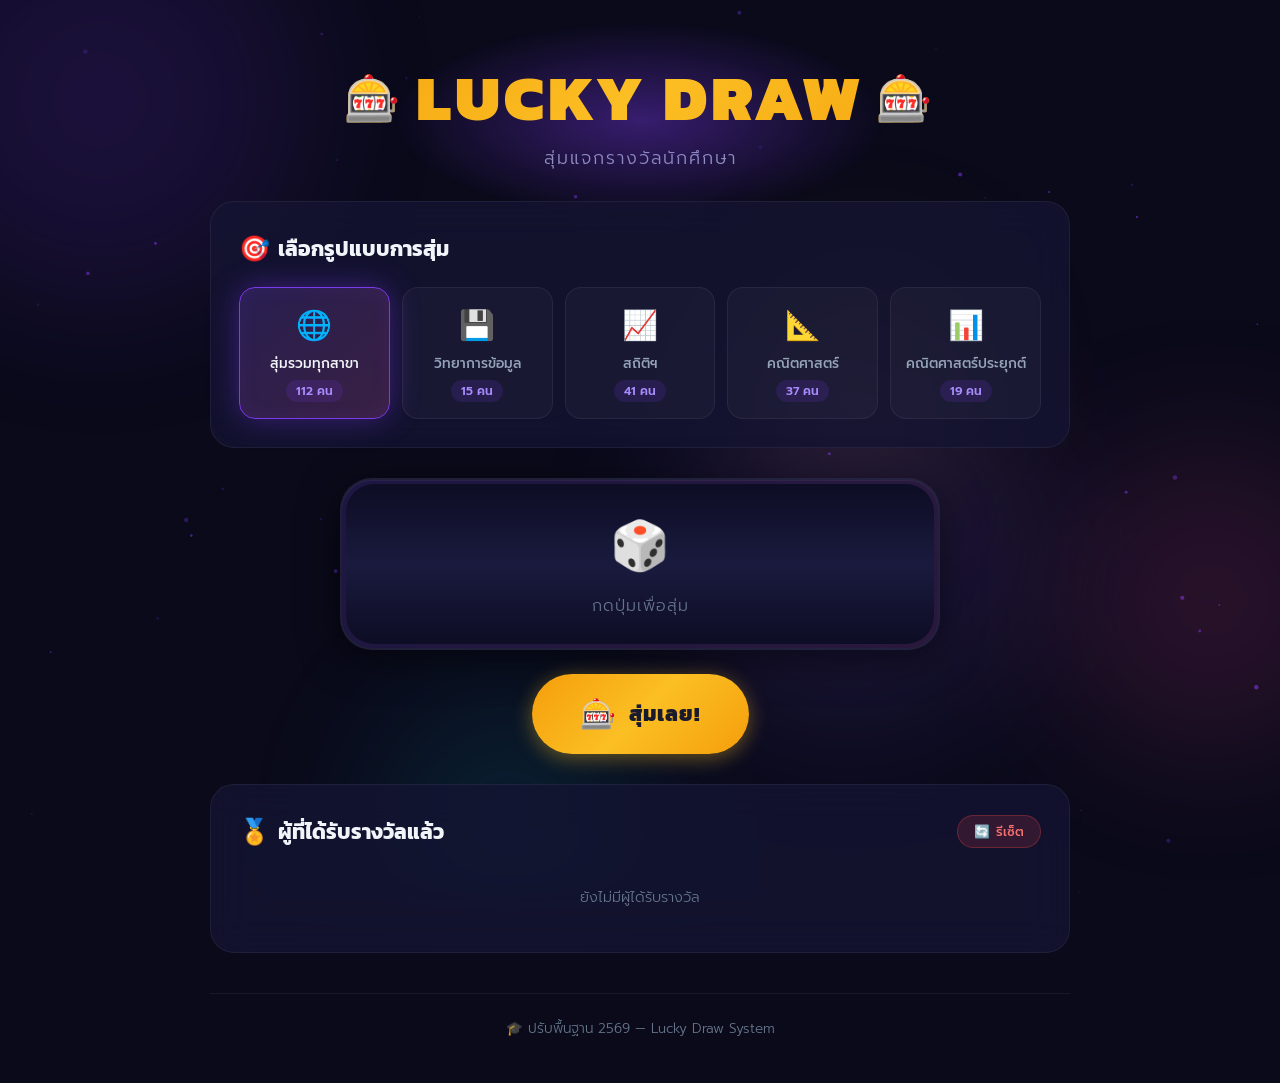
<file: index.html>
<!DOCTYPE html>
<html lang="th">
<head>
    <meta charset="UTF-8">
    <meta name="viewport" content="width=device-width, initial-scale=1.0">
    <title>สุ่มแจกรางวัล | Lucky Draw</title>
    <meta name="description" content="เว็บไซต์สุ่มแจกรางวัลนักศึกษา สาขาคณิตศาสตร์ คณิตศาสตร์ประยุกต์ วิทยาการข้อมูล สถิติและวิทยาการวิเคราะห์ข้อมูล">
    <link rel="preconnect" href="https://fonts.googleapis.com">
    <link rel="preconnect" href="https://fonts.gstatic.com" crossorigin>
    <link href="https://fonts.googleapis.com/css2?family=Prompt:wght@300;400;500;600;700;800;900&family=Kanit:wght@400;600;700;800;900&display=swap" rel="stylesheet">
    <link rel="stylesheet" href="style.css">
</head>
<body>
    <!-- Particle canvas background -->
    <canvas id="particleCanvas"></canvas>

    <!-- Floating decorations -->
    <div class="floating-shapes">
        <div class="shape shape-1"></div>
        <div class="shape shape-2"></div>
        <div class="shape shape-3"></div>
        <div class="shape shape-4"></div>
        <div class="shape shape-5"></div>
    </div>

    <div class="app-container">
        <!-- Header -->
        <header class="header">
            <div class="header-glow"></div>
            <h1 class="title">
                <span class="title-icon">🎰</span>
                <span class="title-text">LUCKY DRAW</span>
                <span class="title-icon">🎰</span>
            </h1>
            <p class="subtitle">สุ่มแจกรางวัลนักศึกษา</p>
        </header>

        <!-- Controls -->
        <section class="controls-section" id="controlsSection">
            <div class="mode-selector">
                <h2 class="section-title">
                    <span class="section-icon">🎯</span> เลือกรูปแบบการสุ่ม
                </h2>
                <div class="mode-buttons">
                    <button class="mode-btn active" id="btnAll" onclick="setMode('all')">
                        <span class="mode-icon">🌐</span>
                        <span class="mode-label">สุ่มรวมทุกสาขา</span>
                        <span class="mode-count" id="countAll">112 คน</span>
                    </button>
                    <button class="mode-btn" id="btnDS" onclick="setMode('วิทยาการข้อมูล')">
                        <span class="mode-icon">💾</span>
                        <span class="mode-label">วิทยาการข้อมูล</span>
                        <span class="mode-count" id="countDS">15 คน</span>
                    </button>
                    <button class="mode-btn" id="btnStat" onclick="setMode('สถิติและวิทยาการวิเคราะห์ข้อมูล')">
                        <span class="mode-icon">📈</span>
                        <span class="mode-label">สถิติฯ</span>
                        <span class="mode-count" id="countStat">40 คน</span>
                    </button>
                    <button class="mode-btn" id="btnMath" onclick="setMode('คณิตศาสตร์')">
                        <span class="mode-icon">📐</span>
                        <span class="mode-label">คณิตศาสตร์</span>
                        <span class="mode-count" id="countMath">37 คน</span>
                    </button>
                    <button class="mode-btn" id="btnAppMath" onclick="setMode('คณิตศาสตร์ประยุกต์')">
                        <span class="mode-icon">📊</span>
                        <span class="mode-label">คณิตศาสตร์ประยุกต์</span>
                        <span class="mode-count" id="countAppMath">20 คน</span>
                    </button>
                </div>
            </div>
        </section>

        <!-- Slot Machine Display -->
        <section class="slot-section" id="slotSection">
            <div class="slot-machine">
                <div class="slot-frame">
                    <div class="slot-display" id="slotDisplay">
                        <div class="slot-placeholder">
                            <span class="placeholder-icon">🎲</span>
                            <span class="placeholder-text">กดปุ่มเพื่อสุ่ม</span>
                        </div>
                    </div>
                </div>
                <button class="spin-btn" id="spinBtn" onclick="startSpin()">
                    <span class="spin-icon">🎰</span>
                    <span class="spin-text">สุ่มเลย!</span>
                </button>
            </div>
        </section>

        <!-- Winner Display -->
        <section class="winner-section hidden" id="winnerSection">
            <div class="winner-card">
                <div class="winner-confetti" id="winnerConfetti"></div>
                <div class="winner-badge">🏆</div>
                <h2 class="winner-title">ผู้โชคดี!</h2>
                <div class="winner-info">
                    <div class="winner-nickname" id="winnerNickname"></div>
                    <div class="winner-name" id="winnerName"></div>
                    <div class="winner-id" id="winnerId"></div>
                    <div class="winner-dept" id="winnerDept"></div>
                </div>
                <div class="winner-actions">
                    <button class="action-btn keep-btn" id="keepBtn" onclick="keepWinner()">
                        <span>✅</span> เก็บไว้ในรายชื่อ
                    </button>
                    <button class="action-btn remove-btn" id="removeBtn" onclick="removeWinner()">
                        <span>🚫</span> นำออกจากรายชื่อ
                    </button>
                </div>
            </div>
        </section>

        <!-- Removed list -->
        <section class="removed-section" id="removedSection">
            <h2 class="section-title">
                <span class="section-icon">🏅</span> ผู้ที่ได้รับรางวัลแล้ว
                <button class="reset-btn" id="resetBtn" onclick="resetAll()" title="คืนค่าทั้งหมด">
                    <span>🔄</span> รีเซ็ต
                </button>
            </h2>
            <div class="removed-list" id="removedList">
                <div class="empty-removed">ยังไม่มีผู้ได้รับรางวัล</div>
            </div>
        </section>

        <!-- Footer -->
        <footer class="footer">
            <p>🎓 ปรับพื้นฐาน 2569 — Lucky Draw System</p>
        </footer>
    </div>

    <script src="app.js"></script>
</body>
</html>
</file>
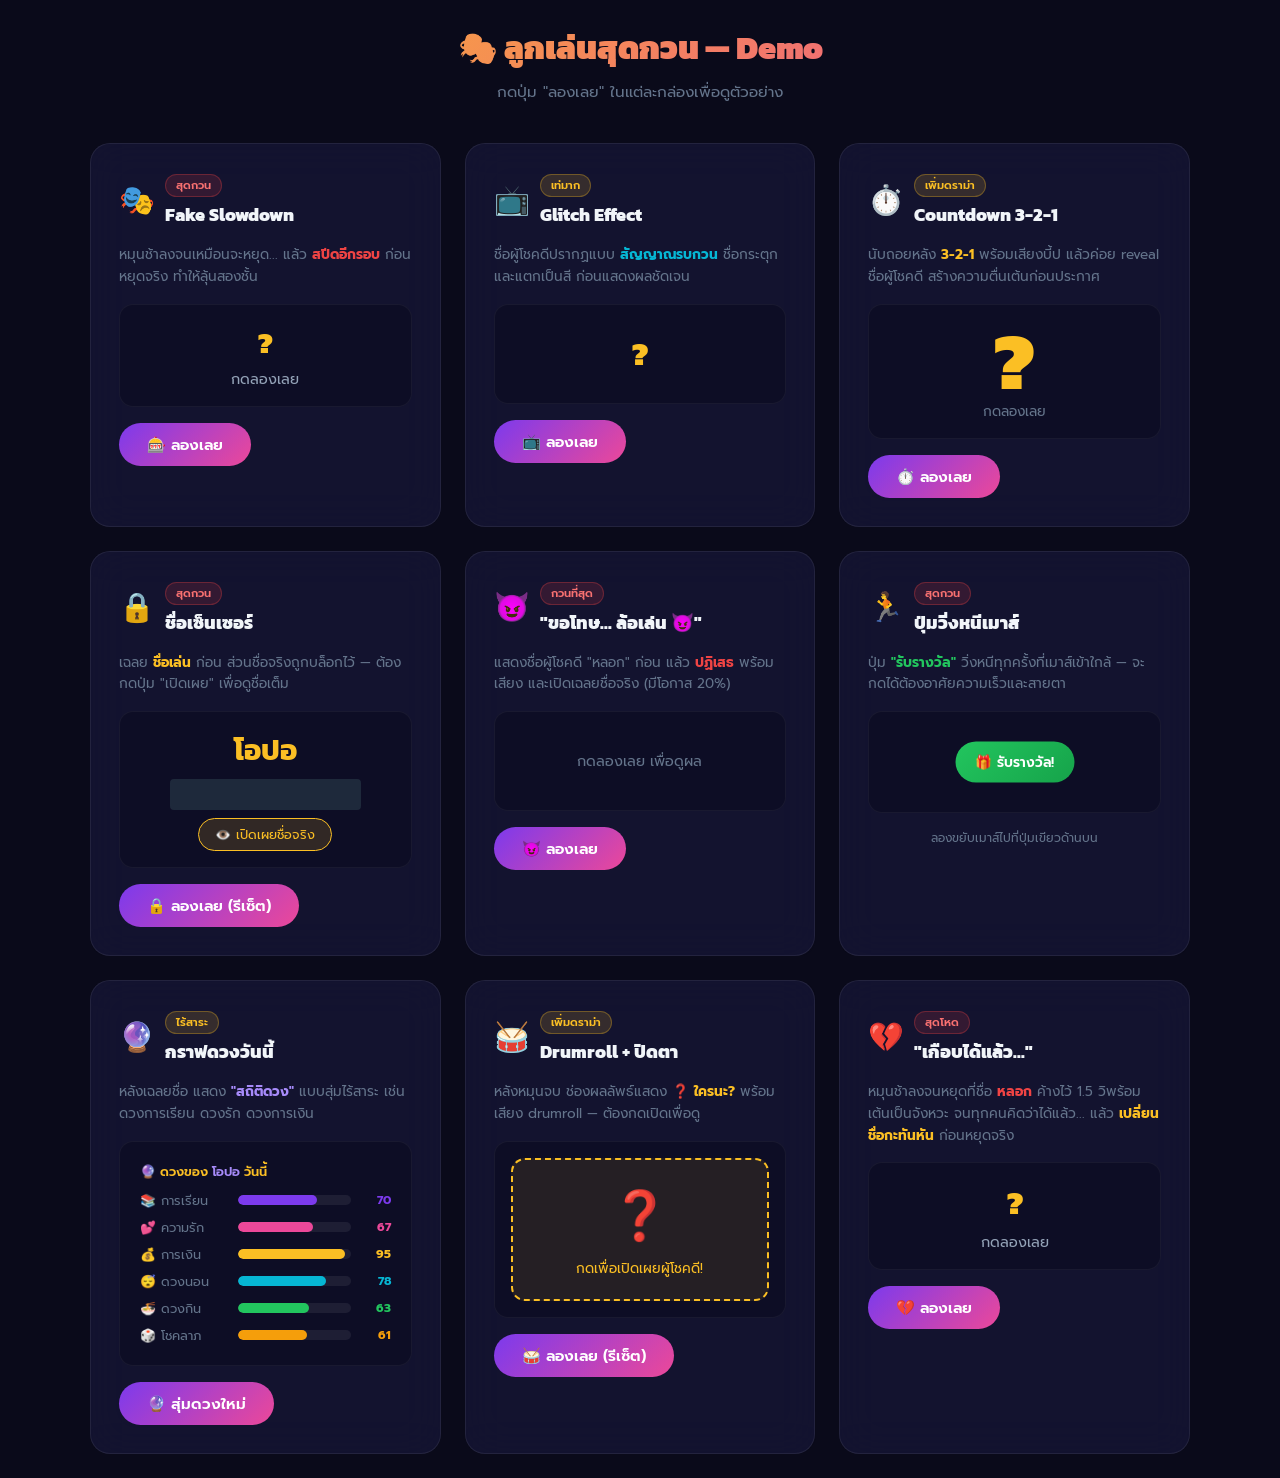
<file: demo_gimmicks.html>
<!DOCTYPE html>
<html lang="th">
<head>
    <meta charset="UTF-8">
    <meta name="viewport" content="width=device-width, initial-scale=1.0">
    <title>Gimmick Demo — ลองแต่ละไอเดีย</title>
    <link href="https://fonts.googleapis.com/css2?family=Prompt:wght@300;400;600;700;800;900&family=Kanit:wght@700;800;900&display=swap" rel="stylesheet">
    <style>
        :root {
            --bg: #0a0a1a;
            --card: rgba(20,20,50,0.9);
            --gold: #fbbf24;
            --purple: #7c3aed;
            --pink: #ec4899;
            --cyan: #06b6d4;
            --green: #22c55e;
            --red: #ef4444;
            --text: #f1f5f9;
            --muted: #64748b;
        }
        * { margin:0; padding:0; box-sizing:border-box; }
        body {
            font-family: 'Prompt', sans-serif;
            background: var(--bg);
            color: var(--text);
            padding: 24px;
        }
        h1 {
            font-family: 'Kanit', sans-serif;
            font-size: 2rem;
            font-weight: 900;
            text-align: center;
            background: linear-gradient(135deg, #fbbf24, #ec4899);
            -webkit-background-clip: text;
            -webkit-text-fill-color: transparent;
            background-clip: text;
            margin-bottom: 8px;
        }
        .subtitle { text-align: center; color: var(--muted); margin-bottom: 40px; font-size: 0.95rem; }
        .grid {
            display: grid;
            grid-template-columns: repeat(auto-fit, minmax(320px, 1fr));
            gap: 24px;
            max-width: 1100px;
            margin: 0 auto;
        }
        .card {
            background: var(--card);
            border: 1px solid rgba(255,255,255,0.07);
            border-radius: 20px;
            padding: 28px;
            display: flex;
            flex-direction: column;
            gap: 16px;
            backdrop-filter: blur(20px);
        }
        .card-header { display: flex; align-items: center; gap: 10px; }
        .card-emoji { font-size: 1.8rem; }
        .card-title { font-family: 'Kanit', sans-serif; font-size: 1.15rem; font-weight: 800; }
        .card-desc { font-size: 0.85rem; color: var(--muted); line-height: 1.6; }
        .preview {
            background: #0d0d25;
            border-radius: 14px;
            min-height: 100px;
            display: flex;
            align-items: center;
            justify-content: center;
            padding: 16px;
            position: relative;
            overflow: hidden;
            border: 1px solid rgba(255,255,255,0.05);
        }
        .try-btn {
            background: linear-gradient(135deg, var(--purple), var(--pink));
            border: none;
            border-radius: 999px;
            color: white;
            font-family: 'Prompt', sans-serif;
            font-size: 0.95rem;
            font-weight: 600;
            padding: 10px 28px;
            cursor: pointer;
            transition: all 0.2s;
            align-self: flex-start;
        }
        .try-btn:hover { transform: translateY(-2px); opacity: 0.9; }
        .try-btn:active { transform: scale(0.97); }
        .slot-text {
            font-family: 'Kanit', sans-serif;
            font-weight: 900;
            font-size: 1.8rem;
            color: var(--gold);
            text-align: center;
        }
        .slot-subtext { font-size: 0.9rem; color: #94a3b8; text-align: center; margin-top: 4px; }
        @keyframes glitch {
            0%   { clip-path: inset(40% 0 61% 0); transform: translate(-4px, 0); }
            20%  { clip-path: inset(92% 0 1% 0);  transform: translate(4px, 0); }
            40%  { clip-path: inset(43% 0 1% 0);  transform: translate(-4px, 0); }
            60%  { clip-path: inset(25% 0 58% 0); transform: translate(4px, 0); }
            80%  { clip-path: inset(54% 0 7% 0);  transform: translate(-4px, 0); }
            100% { clip-path: inset(58% 0 43% 0); transform: translate(0, 0); }
        }
        .glitch-wrap { position: relative; display: inline-block; text-align: center; }
        .glitch-main { font-family: 'Kanit', sans-serif; font-size: 2rem; font-weight: 900; color: var(--gold); }
        .glitch-clone {
            position: absolute; top: 0; left: 0; width: 100%;
            color: var(--cyan); font-family: 'Kanit', sans-serif; font-size: 2rem; font-weight: 900; opacity: 0;
        }
        .glitch-clone2 {
            position: absolute; top: 0; left: 0; width: 100%;
            color: var(--pink); font-family: 'Kanit', sans-serif; font-size: 2rem; font-weight: 900; opacity: 0;
        }
        .glitch-active .glitch-clone { animation: glitch 0.3s infinite; opacity: 0.6; }
        .glitch-active .glitch-clone2 { animation: glitch 0.3s infinite reverse; opacity: 0.4; }
        .countdown-display {
            font-family: 'Kanit', sans-serif; font-size: 5rem; font-weight: 900; text-align: center; line-height: 1;
        }
        .countdown-label { font-size: 0.85rem; color: var(--muted); text-align: center; }
        @keyframes popIn {
            0% { transform: scale(2); opacity: 0; }
            50% { transform: scale(0.9); opacity: 1; }
            100% { transform: scale(1); opacity: 1; }
        }
        .pop { animation: popIn 0.4s cubic-bezier(0.34, 1.56, 0.64, 1); }
        .censor-name { font-family: 'Kanit', sans-serif; font-size: 1.3rem; font-weight: 700; color: var(--text); text-align: center; }
        .censor-bar {
            background: #1e293b; border-radius: 4px; color: transparent;
            user-select: none; cursor: default; display: inline-block; transition: all 0.5s ease;
        }
        .censor-bar.revealed { background: transparent; color: var(--gold); }
        .reveal-btn-small {
            background: rgba(251,191,36,0.15); border: 1px solid var(--gold); border-radius: 999px;
            color: var(--gold); font-family: 'Prompt', sans-serif; font-size: 0.8rem;
            padding: 6px 16px; cursor: pointer; transition: all 0.2s; margin-top: 8px;
        }
        .reveal-btn-small:hover { background: rgba(251,191,36,0.25); }
        .fake-announcement { font-family: 'Kanit', sans-serif; font-size: 1.5rem; font-weight: 800; text-align: center; }
        .real-name-reveal {
            font-family: 'Kanit', sans-serif; font-size: 2rem; font-weight: 900;
            color: var(--gold); text-align: center; display: none;
        }
        .running-area { position: relative; width: 100%; height: 100px; }
        .run-btn {
            position: absolute;
            background: linear-gradient(135deg, #22c55e, #16a34a);
            border: none; border-radius: 999px; color: white;
            font-family: 'Prompt', sans-serif; font-size: 0.85rem; font-weight: 600;
            padding: 10px 20px; cursor: pointer;
            transition: transform 0.15s cubic-bezier(0.34, 1.56, 0.64, 1);
            white-space: nowrap; top: 50%; left: 50%; transform: translate(-50%, -50%);
        }
        .luck-grid { display: flex; flex-direction: column; gap: 8px; width: 100%; }
        .luck-row { display: flex; align-items: center; gap: 8px; }
        .luck-label { font-size: 0.8rem; color: var(--muted); width: 90px; flex-shrink: 0; }
        .luck-bar-wrap { flex: 1; height: 10px; background: rgba(255,255,255,0.07); border-radius: 999px; overflow: hidden; }
        .luck-bar-fill { height: 100%; border-radius: 999px; width: 0%; transition: width 1s cubic-bezier(0.34, 1.56, 0.64, 1); }
        .luck-val { font-size: 0.75rem; font-weight: 700; width: 32px; text-align: right; }
        .badge { display: inline-block; font-size: 0.7rem; font-weight: 600; padding: 2px 10px; border-radius: 999px; margin-bottom: 4px; }
        .badge-troll { background: rgba(239,68,68,0.15); color: #f87171; border: 1px solid rgba(239,68,68,0.3); }
        .badge-fun { background: rgba(251,191,36,0.15); color: var(--gold); border: 1px solid rgba(251,191,36,0.3); }
    </style>
</head>
<body>

<h1>🎭 ลูกเล่นสุดกวน — Demo</h1>
<p class="subtitle">กดปุ่ม "ลองเลย" ในแต่ละกล่องเพื่อดูตัวอย่าง</p>

<div class="grid">

    <!-- DEMO 1: Fake Slowdown -->
    <div class="card">
        <div class="card-header">
            <span class="card-emoji">🎭</span>
            <div>
                <div class="badge badge-troll">สุดกวน</div>
                <div class="card-title">Fake Slowdown</div>
            </div>
        </div>
        <p class="card-desc">หมุนช้าลงจนเหมือนจะหยุด... แล้ว <strong style="color:#ef4444">สปีดอีกรอบ</strong> ก่อนหยุดจริง ทำให้ลุ้นสองชั้น</p>
        <div class="preview">
            <div style="text-align:center">
                <div class="slot-text" id="d1name">?</div>
                <div class="slot-subtext" id="d1sub">กดลองเลย</div>
            </div>
        </div>
        <button class="try-btn" onclick="demoFakeSlowdown()">🎰 ลองเลย</button>
    </div>

    <!-- DEMO 2: Glitch -->
    <div class="card">
        <div class="card-header">
            <span class="card-emoji">📺</span>
            <div>
                <div class="badge badge-fun">เท่มาก</div>
                <div class="card-title">Glitch Effect</div>
            </div>
        </div>
        <p class="card-desc">ชื่อผู้โชคดีปรากฏแบบ <strong style="color:#06b6d4">สัญญาณรบกวน</strong> ชื่อกระตุกและแตกเป็นสี ก่อนแสดงผลชัดเจน</p>
        <div class="preview">
            <div class="glitch-wrap" id="glitchWrap">
                <div class="glitch-main" id="glitchMain">?</div>
                <div class="glitch-clone" id="glitchC1">?</div>
                <div class="glitch-clone2" id="glitchC2">?</div>
            </div>
        </div>
        <button class="try-btn" onclick="demoGlitch()">📺 ลองเลย</button>
    </div>

    <!-- DEMO 3: Countdown -->
    <div class="card">
        <div class="card-header">
            <span class="card-emoji">⏱️</span>
            <div>
                <div class="badge badge-fun">เพิ่มดราม่า</div>
                <div class="card-title">Countdown 3-2-1</div>
            </div>
        </div>
        <p class="card-desc">นับถอยหลัง <strong style="color:#fbbf24">3-2-1</strong> พร้อมเสียงบี้ป แล้วค่อย reveal ชื่อผู้โชคดี สร้างความตื่นเต้นก่อนประกาศ</p>
        <div class="preview">
            <div style="text-align:center">
                <div class="countdown-display" id="d3num" style="color:var(--gold)">?</div>
                <div class="countdown-label" id="d3label">กดลองเลย</div>
            </div>
        </div>
        <button class="try-btn" onclick="demoCountdown()">⏱️ ลองเลย</button>
    </div>

    <!-- DEMO 4: Censored -->
    <div class="card">
        <div class="card-header">
            <span class="card-emoji">🔒</span>
            <div>
                <div class="badge badge-troll">สุดกวน</div>
                <div class="card-title">ชื่อเซ็นเซอร์</div>
            </div>
        </div>
        <p class="card-desc">เฉลย <strong style="color:#fbbf24">ชื่อเล่น</strong> ก่อน ส่วนชื่อจริงถูกบล็อกไว้ — ต้องกดปุ่ม "เปิดเผย" เพื่อดูชื่อเต็ม</p>
        <div class="preview">
            <div style="text-align:center">
                <div class="censor-name" style="font-size:1.8rem; color:var(--gold); margin-bottom:8px">โอปอ</div>
                <div class="censor-name">
                    <span class="censor-bar" id="censorBar">นางสาวมาริสา จางวาง</span>
                </div>
                <button class="reveal-btn-small" id="revealSmallBtn" onclick="revealCensor()">👁️ เปิดเผยชื่อจริง</button>
            </div>
        </div>
        <button class="try-btn" onclick="resetCensor()">🔒 ลองเลย (รีเซ็ต)</button>
    </div>

    <!-- DEMO 5: Fake Result -->
    <div class="card">
        <div class="card-header">
            <span class="card-emoji">😈</span>
            <div>
                <div class="badge badge-troll">กวนที่สุด</div>
                <div class="card-title">"ขอโทษ... ล้อเล่น 😈"</div>
            </div>
        </div>
        <p class="card-desc">แสดงชื่อผู้โชคดี "หลอก" ก่อน แล้ว <strong style="color:#ef4444">ปฏิเสธ</strong> พร้อมเสียง และเปิดเฉลยชื่อจริง (มีโอกาส 20%)</p>
        <div class="preview">
            <div style="text-align:center; width:100%">
                <div class="fake-announcement" id="d5fake" style="color:#f87171; display:none"></div>
                <div class="real-name-reveal" id="d5real"></div>
                <div id="d5placeholder" style="color:var(--muted); font-size:0.9rem">กดลองเลย เพื่อดูผล</div>
            </div>
        </div>
        <button class="try-btn" onclick="demoFakeResult()">😈 ลองเลย</button>
    </div>

    <!-- DEMO 6: Running Button -->
    <div class="card">
        <div class="card-header">
            <span class="card-emoji">🏃</span>
            <div>
                <div class="badge badge-troll">สุดกวน</div>
                <div class="card-title">ปุ่มวิ่งหนีเมาส์</div>
            </div>
        </div>
        <p class="card-desc">ปุ่ม <strong style="color:#22c55e">"รับรางวัล"</strong> วิ่งหนีทุกครั้งที่เมาส์เข้าใกล้ — จะกดได้ต้องอาศัยความเร็วและสายตา</p>
        <div class="preview" id="runPreview" style="padding:0">
            <div class="running-area" id="runningArea">
                <button class="run-btn" id="runBtn" onmouseover="runAway(event)">
                    🎁 รับรางวัล!
                </button>
            </div>
        </div>
        <p style="font-size:0.75rem; color:var(--muted); text-align:center">ลองขยับเมาส์ไปที่ปุ่มเขียวด้านบน</p>
    </div>

    <!-- DEMO 7: Luck Stats -->
    <div class="card">
        <div class="card-header">
            <span class="card-emoji">🔮</span>
            <div>
                <div class="badge badge-fun">ไร้สาระ</div>
                <div class="card-title">กราฟดวงวันนี้</div>
            </div>
        </div>
        <p class="card-desc">หลังเฉลยชื่อ แสดง <strong style="color:#a78bfa">"สถิติดวง"</strong> แบบสุ่มไร้สาระ เช่น ดวงการเรียน ดวงรัก ดวงการเงิน</p>
        <div class="preview" style="flex-direction:column; align-items:flex-start; padding:20px">
            <div style="font-size:0.8rem; color:var(--gold); margin-bottom:10px; font-weight:600">🔮 ดวงของ <span style="color:#a78bfa">โอปอ</span> วันนี้</div>
            <div class="luck-grid" id="luckGrid"></div>
        </div>
        <button class="try-btn" onclick="demoLuck()">🔮 สุ่มดวงใหม่</button>
    </div>

    <!-- DEMO 8: Drumroll -->
    <div class="card">
        <div class="card-header">
            <span class="card-emoji">🥁</span>
            <div>
                <div class="badge badge-fun">เพิ่มดราม่า</div>
                <div class="card-title">Drumroll + ปิดตา</div>
            </div>
        </div>
        <p class="card-desc">หลังหมุนจบ ช่องผลลัพธ์แสดง <strong style="color:#fbbf24">❓ ใครนะ?</strong> พร้อมเสียง drumroll — ต้องกดเปิดเพื่อดู</p>
        <div class="preview" style="flex-direction:column; gap:12px">
            <div id="d8cover" style="
                width:100%; background:rgba(251,191,36,0.1); border:2px dashed var(--gold);
                border-radius:14px; padding:20px; text-align:center; cursor:pointer
            " onclick="demoRevealDrum()">
                <div style="font-size:3rem">❓</div>
                <div style="font-size:0.85rem; color:var(--gold); margin-top:6px">กดเพื่อเปิดเผยผู้โชคดี!</div>
            </div>
            <div id="d8result" style="display:none; text-align:center">
                <div style="font-family:'Kanit',sans-serif; font-size:2rem; font-weight:900; color:var(--gold)">โอปอ 🏆</div>
                <div style="color:#94a3b8; font-size:0.9rem">นางสาวมาริสา จางวาง</div>
            </div>
        </div>
        <button class="try-btn" onclick="resetDrum()">🥁 ลองเลย (รีเซ็ต)</button>
    </div>

    <!-- DEMO 9: เกือบได้แล้ว -->
    <div class="card">
        <div class="card-header">
            <span class="card-emoji">💔</span>
            <div>
                <div class="badge badge-troll">สุดโหด</div>
                <div class="card-title">"เกือบได้แล้ว..."</div>
            </div>
        </div>
        <p class="card-desc">หมุนช้าลงจนหยุดที่ชื่อ <strong style="color:#ef4444">หลอก</strong> ค้างไว้ 1.5 วิพร้อมเต้นเป็นจังหวะ จนทุกคนคิดว่าได้แล้ว... แล้ว <strong style="color:#fbbf24">เปลี่ยนชื่อกะทันหัน</strong> ก่อนหยุดจริง</p>
        <div class="preview">
            <div style="text-align:center; width:100%">
                <div class="slot-text" id="d9name" style="font-size:2rem">?</div>
                <div class="slot-subtext" id="d9sub">กดลองเลย</div>
                <div id="d9heart" style="font-size:1.5rem; margin-top:4px; display:none">💓</div>
            </div>
        </div>
        <button class="try-btn" onclick="demoAlmostGot()">💔 ลองเลย</button>
    </div>

</div>

<script>
let audioCtx = null;
function getCtx() {
    if (!audioCtx) audioCtx = new (window.AudioContext || window.webkitAudioContext)();
    return audioCtx;
}
function beep(freq, dur, vol, type, delay) {
    freq = freq||880; dur = dur||0.08; vol = vol||0.15; type = type||'square'; delay = delay||0;
    try {
        const ctx = getCtx();
        const osc = ctx.createOscillator();
        const gain = ctx.createGain();
        osc.connect(gain); gain.connect(ctx.destination);
        osc.type = type;
        osc.frequency.setValueAtTime(freq, ctx.currentTime + delay);
        gain.gain.setValueAtTime(vol, ctx.currentTime + delay);
        gain.gain.exponentialRampToValueAtTime(0.001, ctx.currentTime + delay + dur);
        osc.start(ctx.currentTime + delay);
        osc.stop(ctx.currentTime + delay + dur + 0.01);
    } catch(e) {}
}
function playWin() { [523.25, 659.25, 783.99, 1046.5].forEach((f,i) => beep(f, 0.3, 0.2, 'sine', i*0.12)); }
function playFail() { [400, 300, 200].forEach((f,i) => beep(f, 0.15, 0.2, 'sawtooth', i*0.12)); }
function playDrum() {
    for (let i = 0; i < 18; i++) {
        const rate = i < 8 ? 0.12 : (i < 13 ? 0.08 : 0.05);
        beep(80 + Math.random()*120, 0.06, 0.15, 'sawtooth', i*rate);
    }
}

const NAMES = ['โอปอ', 'แบม', 'ปิง', 'เปรม', 'มิวสิค', 'ข้าวฟ่าง', 'บิว', 'เจมส์', 'ฟาง', 'แมน'];

// DEMO 1: FAKE SLOWDOWN
let d1running = false;
function demoFakeSlowdown() {
    if (d1running) return;
    d1running = true;
    const el = document.getElementById('d1name');
    const sub = document.getElementById('d1sub');
    el.style.color = '#f1f5f9';
    sub.textContent = 'กำลังสุ่ม...';

    let i = 0, interval = 60;
    function phase1() {
        el.textContent = NAMES[Math.floor(Math.random()*NAMES.length)];
        beep(600+Math.random()*200, 0.03, 0.08);
        if (++i < 18) setTimeout(phase1, interval);
        else { i = 0; interval = 150; setTimeout(phase2, 100); }
    }
    function phase2() {
        el.textContent = NAMES[Math.floor(Math.random()*NAMES.length)];
        beep(400+(20-i)*15, 0.05, 0.1);
        interval += 35;
        if (++i < 7) setTimeout(phase2, interval);
        else {
            sub.textContent = '... เกือบแล้ว!';
            setTimeout(() => {
                sub.textContent = '😱 ยังไม่หยุด!!';
                beep(150, 0.2, 0.2, 'sawtooth');
                i = 0; interval = 55;
                setTimeout(phase3, 300);
            }, 700);
        }
    }
    function phase3() {
        el.textContent = NAMES[Math.floor(Math.random()*NAMES.length)];
        beep(500+Math.random()*200, 0.03, 0.08);
        interval += 25;
        if (++i < 14) setTimeout(phase3, interval);
        else {
            el.textContent = 'โอปอ';
            el.style.color = '#fbbf24';
            sub.textContent = '🎉 ผู้โชคดี!';
            playWin();
            d1running = false;
        }
    }
    phase1();
}

// DEMO 2: GLITCH
function demoGlitch() {
    const wrap = document.getElementById('glitchWrap');
    const main = document.getElementById('glitchMain');
    const c1 = document.getElementById('glitchC1');
    const c2 = document.getElementById('glitchC2');
    const name = 'โอปอ';
    [main,c1,c2].forEach(el => { el.textContent = '???'; });
    wrap.classList.remove('glitch-active');
    main.style.color = '#fff';
    beep(200, 0.3, 0.15, 'sawtooth');
    setTimeout(() => {
        [main,c1,c2].forEach(el => el.textContent = name);
        wrap.classList.add('glitch-active');
        let elapsed = 0;
        const chars = '!@#$%กขคงจ01';
        const intv = setInterval(() => {
            elapsed += 50;
            main.textContent = Math.random() > 0.4 ? name :
                name.split('').map(c => Math.random() > 0.7 ? chars[Math.floor(Math.random()*chars.length)] : c).join('');
            beep(150+Math.random()*300, 0.02, 0.05, 'sawtooth');
            if (elapsed >= 1200) {
                clearInterval(intv);
                wrap.classList.remove('glitch-active');
                main.textContent = name;
                main.style.color = '#fbbf24';
                playWin();
            }
        }, 50);
    }, 400);
}

// DEMO 3: COUNTDOWN
let d3running = false;
function demoCountdown() {
    if (d3running) return;
    d3running = true;
    const el = document.getElementById('d3num');
    const label = document.getElementById('d3label');
    const counts = [3, 2, 1, '🎉'];
    const colors = ['#ef4444', '#fbbf24', '#22c55e', '#fbbf24'];
    let i = 0;
    function tick() {
        el.textContent = counts[i];
        el.style.color = colors[i];
        el.classList.remove('pop');
        void el.offsetWidth;
        el.classList.add('pop');
        if (counts[i] === '🎉') {
            label.textContent = 'ผู้โชคดีคือ... โอปอ! 🏆';
            playWin();
            d3running = false;
        } else {
            beep(i === 2 ? 1200 : 880, 0.1, 0.2, 'sine');
            label.textContent = 'เตรียมพร้อม...';
            i++;
            setTimeout(tick, 900);
        }
    }
    tick();
}

// DEMO 4: CENSORED
function revealCensor() {
    document.getElementById('censorBar').classList.add('revealed');
    document.getElementById('revealSmallBtn').style.display = 'none';
    playWin();
}
function resetCensor() {
    document.getElementById('censorBar').classList.remove('revealed');
    document.getElementById('revealSmallBtn').style.display = 'inline-block';
    beep(440, 0.1);
}

// DEMO 5: FAKE RESULT
let d5running = false;
function demoFakeResult() {
    if (d5running) return;
    d5running = true;
    const fake = document.getElementById('d5fake');
    const real = document.getElementById('d5real');
    const ph = document.getElementById('d5placeholder');
    ph.style.display = 'none';
    fake.style.display = 'none';
    real.style.display = 'none';
    const fakeNames = ['เปรม','แบม','มิวสิค','บิว','ปิง'];
    const fn = fakeNames[Math.floor(Math.random()*fakeNames.length)];
    fake.textContent = '🎉 ผู้โชคดีคือ... ' + fn + '!';
    fake.style.display = 'block';
    fake.style.color = '#22c55e';
    playWin();
    setTimeout(() => {
        fake.style.color = '#ef4444';
        fake.textContent = '❌ ขอโทษ... ล้อเล่น 😈';
        playFail();
        setTimeout(() => {
            fake.style.display = 'none';
            real.textContent = '✨ โอปอ นั่นแหละ! 🏆';
            real.style.display = 'block';
            playWin();
            d5running = false;
        }, 1200);
    }, 1500);
}

// DEMO 6: RUNNING BUTTON
function runAway(e) {
    const btn = document.getElementById('runBtn');
    const area = document.getElementById('runningArea');
    const rect = area.getBoundingClientRect();
    const mx = e.clientX - rect.left;
    const my = e.clientY - rect.top;
    const bw = btn.offsetWidth, bh = btn.offsetHeight;
    const maxX = rect.width - bw, maxY = rect.height - bh;
    let nx = mx > rect.width/2 ? Math.random()*(rect.width*0.4) : rect.width*0.5+Math.random()*(rect.width*0.4)-bw;
    let ny = my > rect.height/2 ? Math.random()*(rect.height*0.3) : rect.height*0.5+Math.random()*(rect.height*0.4)-bh;
    nx = Math.max(0, Math.min(nx, maxX));
    ny = Math.max(0, Math.min(ny, maxY));
    btn.style.left = nx+'px';
    btn.style.top = ny+'px';
    btn.style.transform = 'none';
    beep(300+Math.random()*200, 0.05, 0.05);
}

// DEMO 7: LUCK
const luckItems = [
    { label: '📚 การเรียน', color: '#7c3aed' },
    { label: '💕 ความรัก', color: '#ec4899' },
    { label: '💰 การเงิน', color: '#fbbf24' },
    { label: '😴 ดวงนอน', color: '#06b6d4' },
    { label: '🍜 ดวงกิน', color: '#22c55e' },
    { label: '🎲 โชคลาภ', color: '#f59e0b' },
];
function demoLuck() {
    const grid = document.getElementById('luckGrid');
    grid.innerHTML = '';
    luckItems.forEach(item => {
        const val = Math.floor(Math.random()*61)+40;
        const row = document.createElement('div');
        row.className = 'luck-row';
        row.innerHTML = `
            <div class="luck-label">${item.label}</div>
            <div class="luck-bar-wrap">
                <div class="luck-bar-fill" style="background:${item.color}" data-val="${val}"></div>
            </div>
            <div class="luck-val" style="color:${item.color}">${val}</div>
        `;
        grid.appendChild(row);
    });
    requestAnimationFrame(() => {
        document.querySelectorAll('.luck-bar-fill').forEach(el => {
            el.style.width = el.dataset.val+'%';
        });
    });
    beep(440, 0.1, 0.1, 'sine');
}
demoLuck();

// DEMO 8: DRUMROLL
function demoRevealDrum() {
    const cover = document.getElementById('d8cover');
    const result = document.getElementById('d8result');
    if (cover.style.display === 'none') return;
    cover.querySelector('div').textContent = '🥁';
    cover.querySelector('div:last-child').textContent = 'กำลังเปิดเผย...';
    playDrum();
    setTimeout(() => {
        cover.style.display = 'none';
        result.style.display = 'block';
        playWin();
    }, 1800);
}
function resetDrum() {
    const cover = document.getElementById('d8cover');
    const result = document.getElementById('d8result');
    cover.style.display = 'block';
    cover.querySelector('div').textContent = '❓';
    cover.querySelector('div:last-child').textContent = 'กดเพื่อเปิดเผยผู้โชคดี!';
    result.style.display = 'none';
    beep(440, 0.1);
}

// DEMO 9: "เกือบได้แล้ว..."
let d9running = false;
function demoAlmostGot() {
    if (d9running) return;
    d9running = true;
    const el = document.getElementById('d9name');
    const sub = document.getElementById('d9sub');
    const heart = document.getElementById('d9heart');
    el.style.color = '#f1f5f9';
    heart.style.display = 'none';
    sub.textContent = 'กำลังสุ่ม...';

    const fakeWinner = 'แบม';
    const realWinner = 'โอปอ';
    const decoys = ['เปรม','ปิง','มิวสิค','บิว','ฟาง','แมน','เจมส์','ดาด้า','ข้าวฟ่าง'];

    let i = 0, interval = 55;

    // Phase 1: fast spin
    function phase1() {
        el.textContent = decoys[Math.floor(Math.random()*decoys.length)];
        beep(500+Math.random()*250, 0.025, 0.07);
        interval += 3;
        if (++i < 22) setTimeout(phase1, interval);
        else { i = 0; interval = 160; setTimeout(phase2, 100); }
    }

    // Phase 2: slow toward fake winner
    function phase2() {
        el.textContent = decoys[Math.floor(Math.random()*decoys.length)];
        beep(350+(10-i)*20, 0.06, 0.1);
        interval += 45;
        if (++i < 6) setTimeout(phase2, interval);
        else {
            // "หยุด" ที่ชื่อหลอก
            el.textContent = fakeWinner;
            el.style.color = '#fbbf24';
            sub.textContent = '...เกือบได้แล้วนะ?';
            heart.style.display = 'block';
            beep(700, 0.15, 0.15, 'sine');

            // หัวใจเต้น 3 ครั้ง
            let hb = 0;
            const hbIntv = setInterval(() => {
                heart.style.transform = hb % 2 === 0 ? 'scale(1.4)' : 'scale(1)';
                beep(hb % 2 === 0 ? 220 : 180, 0.05, 0.08, 'sine');
                if (++hb >= 6) {
                    clearInterval(hbIntv);
                    setTimeout(phase3, 300);
                }
            }, 250);
        }
    }

    // Phase 3: PLOT TWIST — เปลี่ยนชื่อกะทันหัน!
    function phase3() {
        heart.style.display = 'none';
        heart.style.transform = 'scale(1)';
        sub.textContent = '😱 ยังไม่ใช่!!';
        el.style.color = '#ef4444';
        // สั่นสะเทือน
        el.style.animation = 'none';
        beep(180, 0.2, 0.2, 'sawtooth');

        // วิ่งอีก 5 ชื่อเร็วๆ
        i = 0;
        function jolt() {
            el.textContent = decoys[Math.floor(Math.random()*decoys.length)];
            el.style.color = i % 2 === 0 ? '#ef4444' : '#fff';
            beep(300+Math.random()*300, 0.03, 0.1);
            if (++i < 8) setTimeout(jolt, 80);
            else {
                // ผู้โชคดีจริง
                el.textContent = realWinner;
                el.style.color = '#fbbf24';
                sub.textContent = '🏆 นี่แหละตัวจริง!';
                playWin();
                d9running = false;
            }
        }
        setTimeout(jolt, 400);
    }

    phase1();
}
</script>
</body>
</html>
</file>
<file: style.css>
/* ============================
   CSS Variables & Design Tokens
   ============================ */
:root {
    --bg-primary: #0a0a1a;
    --bg-secondary: #12122a;
    --bg-card: rgba(20, 20, 50, 0.8);
    --bg-glass: rgba(255, 255, 255, 0.03);

    --accent-primary: #7c3aed;
    --accent-secondary: #a78bfa;
    --accent-glow: rgba(124, 58, 237, 0.4);
    --accent-gradient: linear-gradient(135deg, #7c3aed, #ec4899);
    --accent-gradient-2: linear-gradient(135deg, #06b6d4, #8b5cf6);

    --gold: #fbbf24;
    --gold-glow: rgba(251, 191, 36, 0.4);
    --gold-gradient: linear-gradient(135deg, #f59e0b, #fbbf24, #f59e0b);

    --text-primary: #f1f5f9;
    --text-secondary: #94a3b8;
    --text-muted: #64748b;

    --border-subtle: rgba(255, 255, 255, 0.06);
    --border-glow: rgba(124, 58, 237, 0.3);

    --shadow-sm: 0 2px 8px rgba(0, 0, 0, 0.3);
    --shadow-md: 0 4px 20px rgba(0, 0, 0, 0.4);
    --shadow-lg: 0 8px 40px rgba(0, 0, 0, 0.5);
    --shadow-glow: 0 0 30px var(--accent-glow);

    --radius-sm: 8px;
    --radius-md: 16px;
    --radius-lg: 24px;
    --radius-xl: 32px;
    --radius-full: 9999px;

    --font-main: 'Prompt', sans-serif;
    --font-display: 'Kanit', sans-serif;

    --transition-fast: 0.15s ease;
    --transition-normal: 0.3s ease;
    --transition-slow: 0.5s cubic-bezier(0.16, 1, 0.3, 1);
}

/* ============================
   Reset & Base
   ============================ */
*, *::before, *::after {
    margin: 0;
    padding: 0;
    box-sizing: border-box;
}

html {
    scroll-behavior: smooth;
}

body {
    font-family: var(--font-main);
    background: var(--bg-primary);
    color: var(--text-primary);
    min-height: 100vh;
    overflow-x: hidden;
    position: relative;
}

/* ============================
   Particle Canvas
   ============================ */
#particleCanvas {
    position: fixed;
    top: 0;
    left: 0;
    width: 100%;
    height: 100%;
    z-index: 0;
    pointer-events: none;
}

/* ============================
   Floating Shapes
   ============================ */
.floating-shapes {
    position: fixed;
    top: 0;
    left: 0;
    width: 100%;
    height: 100%;
    pointer-events: none;
    z-index: 0;
    overflow: hidden;
}

.shape {
    position: absolute;
    border-radius: 50%;
    filter: blur(80px);
    opacity: 0.15;
    animation: floatShape 20s ease-in-out infinite;
}

.shape-1 {
    width: 400px; height: 400px;
    background: #7c3aed;
    top: -100px; left: -100px;
    animation-delay: 0s;
}
.shape-2 {
    width: 300px; height: 300px;
    background: #ec4899;
    top: 50%; right: -80px;
    animation-delay: -5s;
    animation-duration: 25s;
}
.shape-3 {
    width: 250px; height: 250px;
    background: #06b6d4;
    bottom: -50px; left: 30%;
    animation-delay: -10s;
    animation-duration: 22s;
}
.shape-4 {
    width: 200px; height: 200px;
    background: #f59e0b;
    top: 30%; left: 60%;
    animation-delay: -15s;
    animation-duration: 28s;
}
.shape-5 {
    width: 350px; height: 350px;
    background: #8b5cf6;
    bottom: 20%; right: 20%;
    animation-delay: -8s;
    animation-duration: 30s;
}

@keyframes floatShape {
    0%, 100% { transform: translate(0, 0) scale(1); }
    25% { transform: translate(30px, -40px) scale(1.1); }
    50% { transform: translate(-20px, 20px) scale(0.9); }
    75% { transform: translate(40px, 30px) scale(1.05); }
}

/* ============================
   App Container
   ============================ */
.app-container {
    position: relative;
    z-index: 1;
    max-width: 900px;
    margin: 0 auto;
    padding: 20px;
    min-height: 100vh;
}

/* ============================
   Header
   ============================ */
.header {
    text-align: center;
    padding: 40px 20px 30px;
    position: relative;
}

.header-glow {
    position: absolute;
    top: 0;
    left: 50%;
    transform: translateX(-50%);
    width: 500px;
    height: 200px;
    background: radial-gradient(ellipse, var(--accent-glow) 0%, transparent 70%);
    pointer-events: none;
}

.title {
    font-family: var(--font-display);
    font-size: clamp(2.5rem, 6vw, 4rem);
    font-weight: 900;
    background: var(--gold-gradient);
    -webkit-background-clip: text;
    -webkit-text-fill-color: transparent;
    background-clip: text;
    letter-spacing: 4px;
    line-height: 1.2;
    text-shadow: none;
    position: relative;
    display: flex;
    align-items: center;
    justify-content: center;
    gap: 12px;
}

.title-icon {
    -webkit-text-fill-color: initial;
    font-size: 0.7em;
    animation: bounce 2s ease-in-out infinite;
}

.title-icon:last-child {
    animation-delay: -1s;
}

@keyframes bounce {
    0%, 100% { transform: translateY(0); }
    50% { transform: translateY(-8px); }
}

.subtitle {
    font-size: 1.1rem;
    color: var(--text-secondary);
    margin-top: 8px;
    font-weight: 300;
    letter-spacing: 2px;
}

/* ============================
   Section Titles
   ============================ */
.section-title {
    font-family: var(--font-display);
    font-size: 1.3rem;
    font-weight: 700;
    color: var(--text-primary);
    margin-bottom: 20px;
    display: flex;
    align-items: center;
    gap: 8px;
}

.section-icon {
    font-size: 1.2em;
}

/* ============================
   Controls Section
   ============================ */
.controls-section {
    margin-bottom: 30px;
}

.mode-selector {
    background: var(--bg-card);
    border: 1px solid var(--border-subtle);
    border-radius: var(--radius-lg);
    padding: 28px;
    backdrop-filter: blur(20px);
}

.mode-buttons {
    display: grid;
    grid-template-columns: repeat(auto-fit, minmax(150px, 1fr));
    gap: 12px;
}

.mode-btn {
    display: flex;
    flex-direction: column;
    align-items: center;
    gap: 6px;
    padding: 16px 12px;
    background: var(--bg-glass);
    border: 1px solid var(--border-subtle);
    border-radius: var(--radius-md);
    color: var(--text-secondary);
    cursor: pointer;
    transition: all var(--transition-normal);
    font-family: var(--font-main);
    position: relative;
    overflow: hidden;
}

.mode-btn::before {
    content: '';
    position: absolute;
    inset: 0;
    background: var(--accent-gradient);
    opacity: 0;
    transition: opacity var(--transition-normal);
}

.mode-btn:hover {
    border-color: var(--accent-secondary);
    color: var(--text-primary);
    transform: translateY(-2px);
    box-shadow: var(--shadow-glow);
}

.mode-btn:hover::before {
    opacity: 0.1;
}

.mode-btn.active {
    border-color: var(--accent-primary);
    color: var(--text-primary);
    box-shadow: var(--shadow-glow), inset 0 0 20px rgba(124, 58, 237, 0.1);
}

.mode-btn.active::before {
    opacity: 0.15;
}

.mode-icon {
    font-size: 1.8rem;
    position: relative;
    z-index: 1;
}

.mode-label {
    font-size: 0.85rem;
    font-weight: 500;
    position: relative;
    z-index: 1;
    text-align: center;
}

.mode-count {
    font-size: 0.75rem;
    color: var(--accent-secondary);
    font-weight: 600;
    position: relative;
    z-index: 1;
    background: rgba(124, 58, 237, 0.15);
    padding: 2px 10px;
    border-radius: var(--radius-full);
}

.mode-btn.disabled {
    opacity: 0.4;
    cursor: not-allowed;
    pointer-events: none;
}

/* ============================
   Slot Machine
   ============================ */
.slot-section {
    margin-bottom: 30px;
}

.slot-machine {
    display: flex;
    flex-direction: column;
    align-items: center;
    gap: 24px;
}

.slot-frame {
    width: 100%;
    max-width: 600px;
    background: var(--bg-card);
    border: 2px solid var(--border-subtle);
    border-radius: var(--radius-xl);
    padding: 4px;
    box-shadow: var(--shadow-lg), inset 0 1px 0 rgba(255,255,255,0.05);
    position: relative;
    overflow: hidden;
}

.slot-frame::before {
    content: '';
    position: absolute;
    inset: -2px;
    background: var(--accent-gradient);
    border-radius: var(--radius-xl);
    z-index: -1;
    opacity: 0.5;
}

.slot-display {
    background: linear-gradient(180deg, #0d0d25, #1a1a3e, #0d0d25);
    border-radius: calc(var(--radius-xl) - 4px);
    min-height: 160px;
    display: flex;
    align-items: center;
    justify-content: center;
    overflow: hidden;
    position: relative;
    border: 2px solid transparent;
    transition: border-color 0.2s ease, box-shadow 0.2s ease, background 0.2s ease;
}

/* State applied directly on .slot-display so border follows border-radius */
.slot-display.state-decoy {
    border-color: var(--gold);
    box-shadow: 0 0 28px rgba(251, 191, 36, 0.45), inset 0 0 20px rgba(251, 191, 36, 0.06);
    background: linear-gradient(180deg, #0d0d20, #1c1a30, #0d0d20);
}

.slot-display.state-plottwist {
    border-color: #ef4444;
    box-shadow: 0 0 28px rgba(239, 68, 68, 0.5), inset 0 0 20px rgba(239, 68, 68, 0.08);
    animation: plotFlash 0.15s linear 3;
}

.slot-placeholder {
    display: flex;
    flex-direction: column;
    align-items: center;
    gap: 12px;
    color: var(--text-muted);
}

.placeholder-icon {
    font-size: 3rem;
    animation: pulse 2s ease-in-out infinite;
}

.placeholder-text {
    font-size: 1rem;
    font-weight: 300;
    letter-spacing: 1px;
}

@keyframes pulse {
    0%, 100% { transform: scale(1); opacity: 0.6; }
    50% { transform: scale(1.1); opacity: 1; }
}

/* Spinning names */
.slot-spinning {
    display: flex;
    flex-direction: column;
    align-items: center;
    justify-content: center;
    width: 100%;
    height: 160px;
}

.slot-spinning .spinning-name {
    font-family: var(--font-display);
    font-size: 1.6rem;
    font-weight: 700;
    color: var(--gold);
    text-align: center;
    padding: 0 20px;
    text-shadow: 0 0 20px var(--gold-glow);
}

.slot-spinning .spinning-dept {
    font-size: 1rem;
    font-weight: 400;
    color: var(--text-muted);
    text-align: center;
    margin-top: 6px;
}

.slot-spinning .spinning-nickname {
    font-size: 2.2rem;
    font-weight: 800;
    color: var(--text-primary);
    text-align: center;
    margin-bottom: 4px;
}

/* ── Decoy inner div (no border/glow here — applied on .slot-display.state-decoy) */
.slot-decoy {
    padding: 12px 20px;
    width: 100%;
    display: flex;
    flex-direction: column;
    align-items: center;
    justify-content: center;
    height: 160px;
}

.decoy-glow {
    color: var(--gold) !important;
    text-shadow: 0 0 20px var(--gold-glow), 0 0 40px rgba(251, 191, 36, 0.3) !important;
    animation: decoyPulse 0.56s ease-in-out infinite;
}

@keyframes decoyPulse {
    0%, 100% { text-shadow: 0 0 20px var(--gold-glow); }
    50% { text-shadow: 0 0 40px var(--gold-glow), 0 0 60px rgba(251, 191, 36, 0.5); }
}

/* ── Plot-twist inner div (no border/glow here — applied on .slot-display.state-plottwist) */
.slot-plottwist {
    width: 100%;
    height: 160px;
    display: flex;
    align-items: center;
    justify-content: center;
}

@keyframes plotFlash {
    0%, 100% { box-shadow: 0 0 28px rgba(239, 68, 68, 0.5); }
    50% { box-shadow: 0 0 50px rgba(239, 68, 68, 0.8), inset 0 0 30px rgba(239, 68, 68, 0.15); }
}

.plottwist-text {
    font-family: var(--font-display);
    font-size: 2rem;
    font-weight: 900;
    color: #ef4444;
    text-align: center;
    text-shadow: 0 0 20px rgba(239, 68, 68, 0.5);
}

/* Spin Button */
.spin-btn {
    display: flex;
    align-items: center;
    gap: 12px;
    padding: 18px 48px;
    background: var(--gold-gradient);
    border: none;
    border-radius: var(--radius-full);
    color: #1a1a2e;
    font-family: var(--font-display);
    font-size: 1.3rem;
    font-weight: 800;
    cursor: pointer;
    transition: all var(--transition-normal);
    box-shadow: 0 4px 20px var(--gold-glow);
    letter-spacing: 1px;
    position: relative;
    overflow: hidden;
}

.spin-btn::after {
    content: '';
    position: absolute;
    top: -50%;
    left: -50%;
    width: 200%;
    height: 200%;
    background: linear-gradient(45deg, transparent, rgba(255,255,255,0.3), transparent);
    transform: rotate(45deg) translateX(-100%);
    transition: transform 0.6s;
}

.spin-btn:hover::after {
    transform: rotate(45deg) translateX(100%);
}

.spin-btn:hover {
    transform: translateY(-3px) scale(1.02);
    box-shadow: 0 8px 30px var(--gold-glow);
}

.spin-btn:active {
    transform: translateY(0) scale(0.98);
}

.spin-btn.spinning {
    pointer-events: none;
    animation: shakeBtn 0.1s linear infinite;
}

.spin-btn:disabled {
    opacity: 0.5;
    cursor: not-allowed;
    pointer-events: none;
}

@keyframes shakeBtn {
    0%, 100% { transform: translateX(0); }
    25% { transform: translateX(-2px); }
    75% { transform: translateX(2px); }
}

.spin-icon {
    font-size: 1.4em;
}

/* ============================
   Winner Section
   ============================ */
.winner-section {
    margin-bottom: 30px;
    animation: fadeInUp 0.6s var(--transition-slow);
}

.winner-section.hidden {
    display: none;
}

.winner-card {
    background: var(--bg-card);
    border: 2px solid var(--gold);
    border-radius: var(--radius-xl);
    padding: 40px 30px;
    text-align: center;
    position: relative;
    overflow: hidden;
    box-shadow: 0 0 40px var(--gold-glow), var(--shadow-lg);
}

.winner-card::before {
    content: '';
    position: absolute;
    inset: 0;
    background: radial-gradient(circle at 50% 0%, rgba(251, 191, 36, 0.1), transparent 60%);
    pointer-events: none;
}

.winner-confetti {
    position: absolute;
    inset: 0;
    pointer-events: none;
    overflow: hidden;
}

.confetti-piece {
    position: absolute;
    width: 10px;
    height: 10px;
    border-radius: 2px;
    animation: confettiFall 3s ease-in forwards;
}

@keyframes confettiFall {
    0% { transform: translateY(-20px) rotate(0deg); opacity: 1; }
    100% { transform: translateY(500px) rotate(720deg); opacity: 0; }
}

.winner-badge {
    font-size: 4rem;
    margin-bottom: 8px;
    animation: bounceIn 0.6s cubic-bezier(0.68, -0.55, 0.265, 1.55);
}

@keyframes bounceIn {
    0% { transform: scale(0); }
    50% { transform: scale(1.3); }
    100% { transform: scale(1); }
}

.winner-title {
    font-family: var(--font-display);
    font-size: 1.5rem;
    font-weight: 700;
    background: var(--gold-gradient);
    -webkit-background-clip: text;
    -webkit-text-fill-color: transparent;
    background-clip: text;
    margin-bottom: 20px;
    letter-spacing: 2px;
}

.winner-info {
    position: relative;
}

.winner-nickname {
    font-family: var(--font-display);
    font-size: 3rem;
    font-weight: 900;
    color: var(--gold);
    text-shadow: 0 0 30px var(--gold-glow);
    margin-bottom: 8px;
    animation: glowPulse 2s ease-in-out infinite;
}

@keyframes glowPulse {
    0%, 100% { text-shadow: 0 0 20px var(--gold-glow); }
    50% { text-shadow: 0 0 40px var(--gold-glow), 0 0 60px rgba(251, 191, 36, 0.2); }
}

.winner-name {
    font-size: 1.4rem;
    font-weight: 600;
    color: var(--text-primary);
    margin-bottom: 8px;
}

.winner-id {
    font-size: 0.95rem;
    color: var(--text-secondary);
    font-weight: 400;
    margin-bottom: 4px;
}

.winner-dept {
    font-size: 0.9rem;
    color: var(--accent-secondary);
    font-weight: 500;
    display: inline-block;
    background: rgba(124, 58, 237, 0.15);
    padding: 4px 16px;
    border-radius: var(--radius-full);
    margin-top: 4px;
}

.winner-actions {
    display: flex;
    gap: 16px;
    justify-content: center;
    margin-top: 28px;
    flex-wrap: wrap;
}

.action-btn {
    display: flex;
    align-items: center;
    gap: 8px;
    padding: 14px 28px;
    border: none;
    border-radius: var(--radius-full);
    font-family: var(--font-main);
    font-size: 1rem;
    font-weight: 600;
    cursor: pointer;
    transition: all var(--transition-normal);
    letter-spacing: 0.5px;
}

.remove-btn {
    background: linear-gradient(135deg, #ef4444, #dc2626);
    color: white;
    box-shadow: 0 4px 15px rgba(239, 68, 68, 0.3);
}

.remove-btn:hover {
    transform: translateY(-2px);
    box-shadow: 0 6px 25px rgba(239, 68, 68, 0.4);
}

.keep-btn {
    background: linear-gradient(135deg, #22c55e, #16a34a);
    color: white;
    box-shadow: 0 4px 15px rgba(34, 197, 94, 0.3);
}

.keep-btn:hover {
    transform: translateY(-2px);
    box-shadow: 0 6px 25px rgba(34, 197, 94, 0.4);
}

/* ============================
   Removed Section
   ============================ */
.removed-section {
    margin-bottom: 40px;
    background: var(--bg-card);
    border: 1px solid var(--border-subtle);
    border-radius: var(--radius-lg);
    padding: 28px;
    backdrop-filter: blur(20px);
}

.removed-section .section-title {
    justify-content: flex-start;
    flex-wrap: wrap;
}

.reset-btn {
    display: inline-flex;
    align-items: center;
    gap: 6px;
    padding: 6px 16px;
    background: rgba(239, 68, 68, 0.15);
    border: 1px solid rgba(239, 68, 68, 0.3);
    border-radius: var(--radius-full);
    color: #f87171;
    font-family: var(--font-main);
    font-size: 0.8rem;
    font-weight: 500;
    cursor: pointer;
    transition: all var(--transition-normal);
    margin-left: auto;
}

.reset-btn:hover {
    background: rgba(239, 68, 68, 0.25);
    border-color: rgba(239, 68, 68, 0.5);
}

.removed-list {
    display: flex;
    flex-wrap: wrap;
    gap: 10px;
    min-height: 40px;
}

.empty-removed {
    color: var(--text-muted);
    font-size: 0.9rem;
    font-weight: 300;
    width: 100%;
    text-align: center;
    padding: 16px;
}

.removed-chip {
    display: inline-flex;
    align-items: center;
    gap: 6px;
    padding: 8px 16px;
    background: rgba(251, 191, 36, 0.1);
    border: 1px solid rgba(251, 191, 36, 0.2);
    border-radius: var(--radius-full);
    font-size: 0.85rem;
    font-weight: 500;
    color: var(--gold);
    animation: fadeInUp 0.3s ease;
}

.removed-chip .chip-order {
    background: rgba(251, 191, 36, 0.2);
    color: var(--gold);
    width: 22px;
    height: 22px;
    border-radius: 50%;
    display: flex;
    align-items: center;
    justify-content: center;
    font-size: 0.7rem;
    font-weight: 700;
}

.removed-chip .chip-undo {
    cursor: pointer;
    background: none;
    border: none;
    color: var(--text-muted);
    font-size: 1rem;
    padding: 0 2px;
    line-height: 1;
    transition: color var(--transition-fast);
}

.removed-chip .chip-undo:hover {
    color: #f87171;
}

/* ============================
   Footer
   ============================ */
.footer {
    text-align: center;
    padding: 24px;
    color: var(--text-muted);
    font-size: 0.85rem;
    font-weight: 300;
    border-top: 1px solid var(--border-subtle);
}

/* ============================
   Animations
   ============================ */
@keyframes fadeInUp {
    from {
        opacity: 0;
        transform: translateY(20px);
    }
    to {
        opacity: 1;
        transform: translateY(0);
    }
}

@keyframes slideDown {
    from { opacity: 0; transform: translateY(-10px); }
    to { opacity: 1; transform: translateY(0); }
}

/* ============================
   Responsive
   ============================ */
@media (max-width: 600px) {
    .app-container {
        padding: 12px;
    }

    .header {
        padding: 24px 12px 20px;
    }

    .mode-buttons {
        grid-template-columns: repeat(2, 1fr);
    }

    .mode-selector,
    .removed-section {
        padding: 20px;
    }

    .winner-card {
        padding: 30px 20px;
    }

    .winner-nickname {
        font-size: 2.2rem;
    }

    .winner-name {
        font-size: 1.1rem;
    }

    .winner-actions {
        flex-direction: column;
    }

    .action-btn {
        justify-content: center;
    }

    .spin-btn {
        padding: 16px 36px;
        font-size: 1.1rem;
    }
}
</file>
